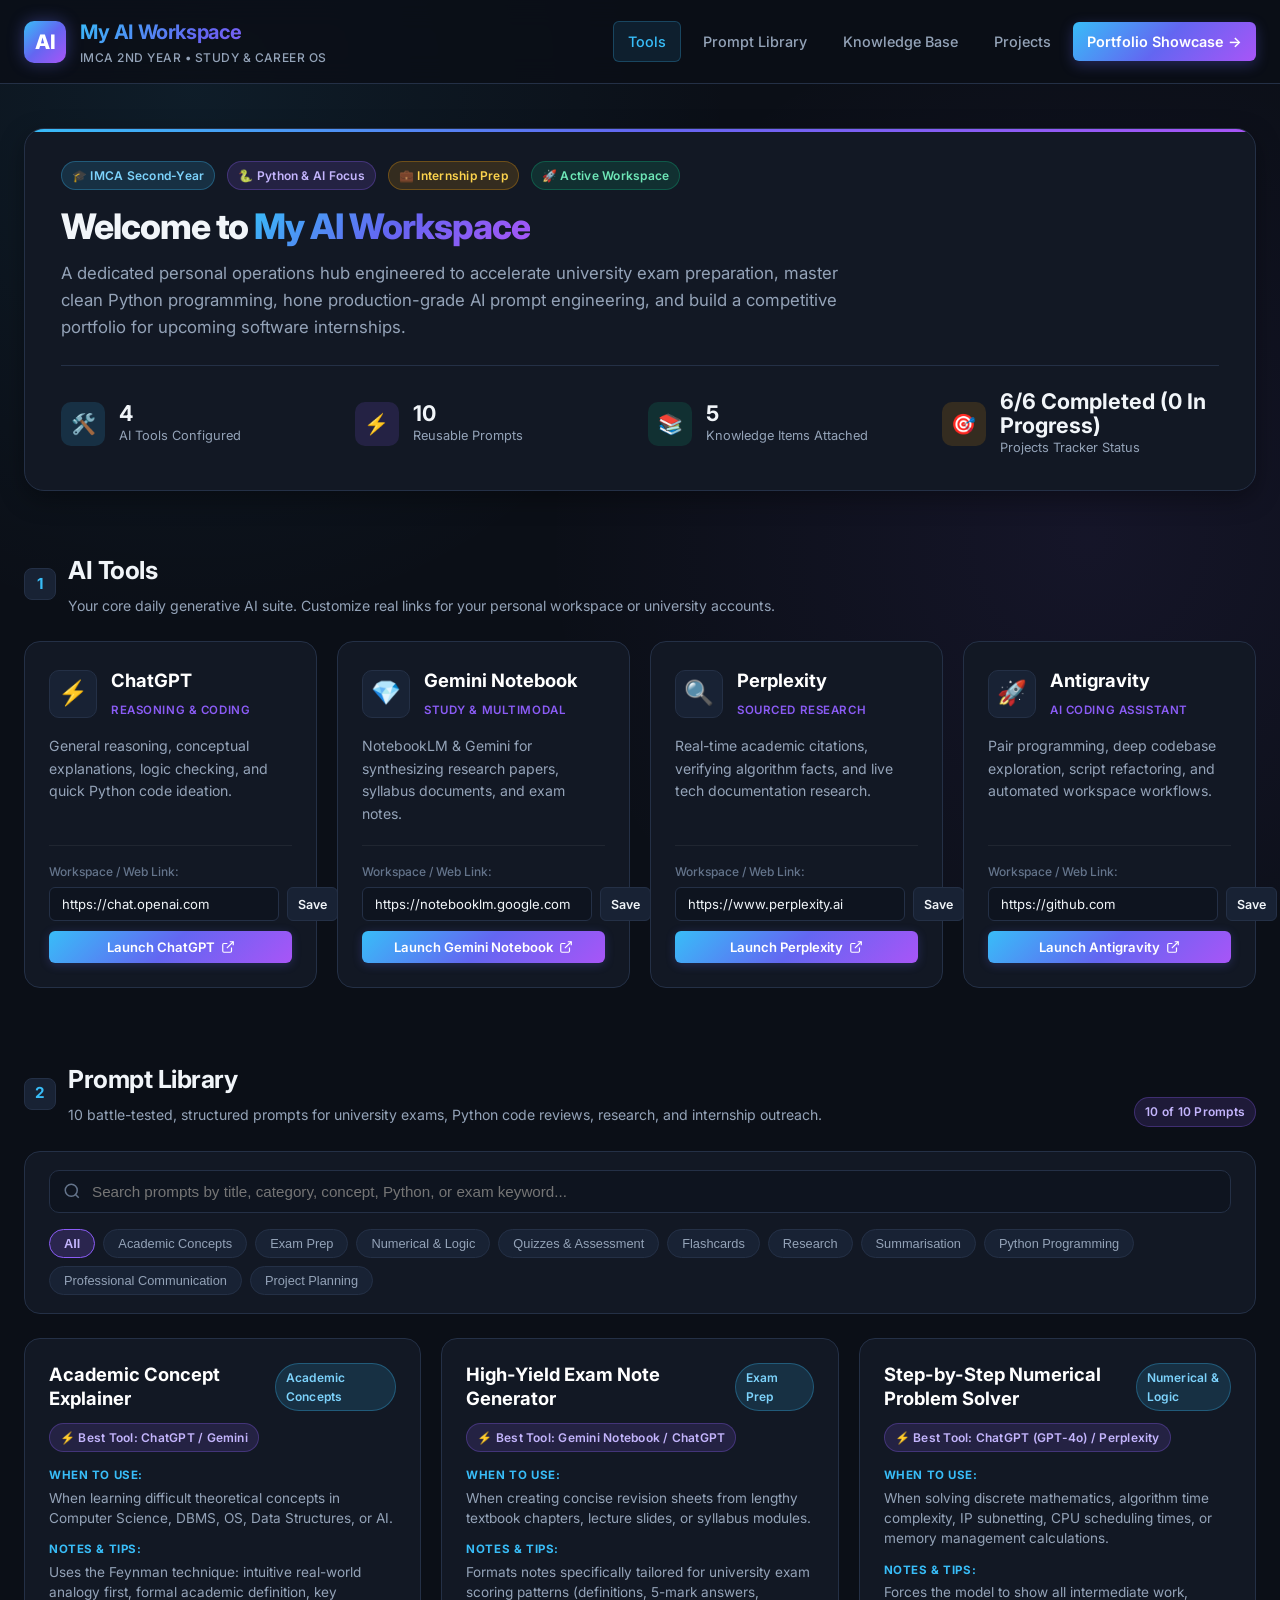
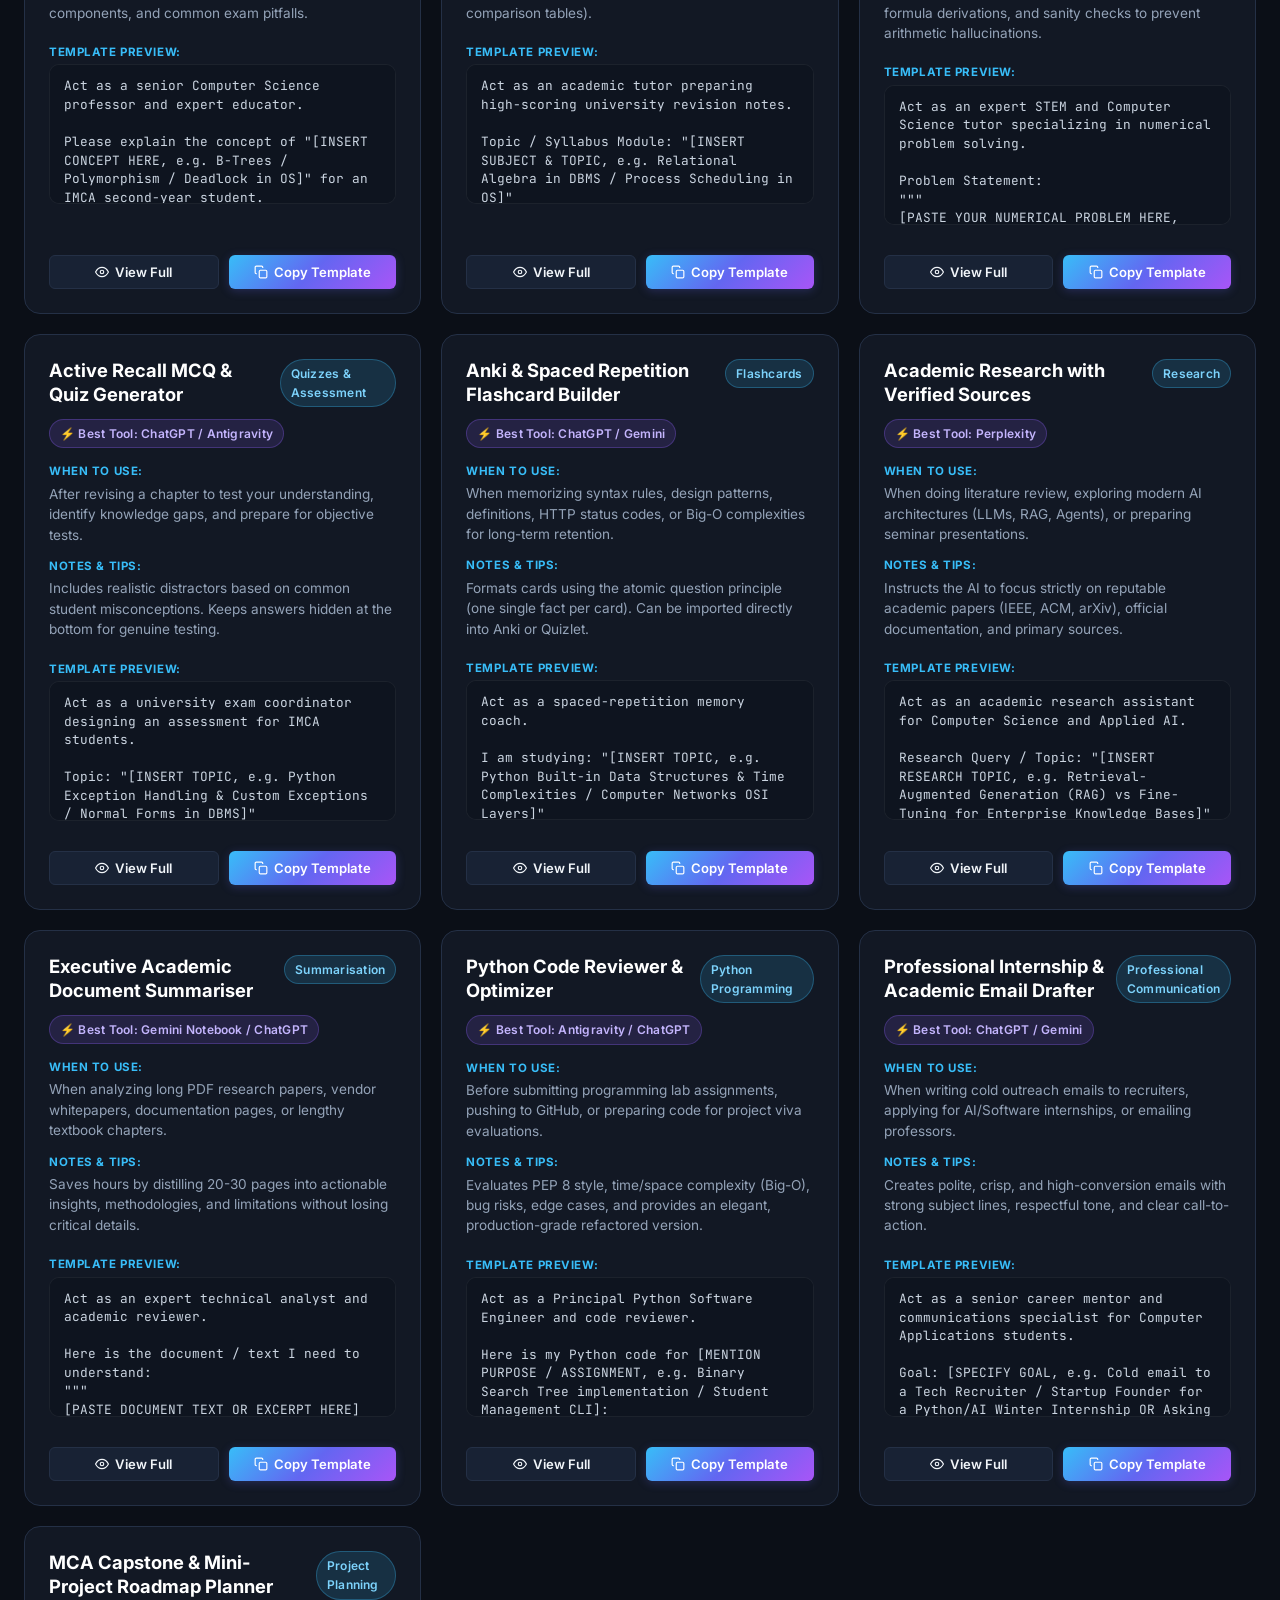
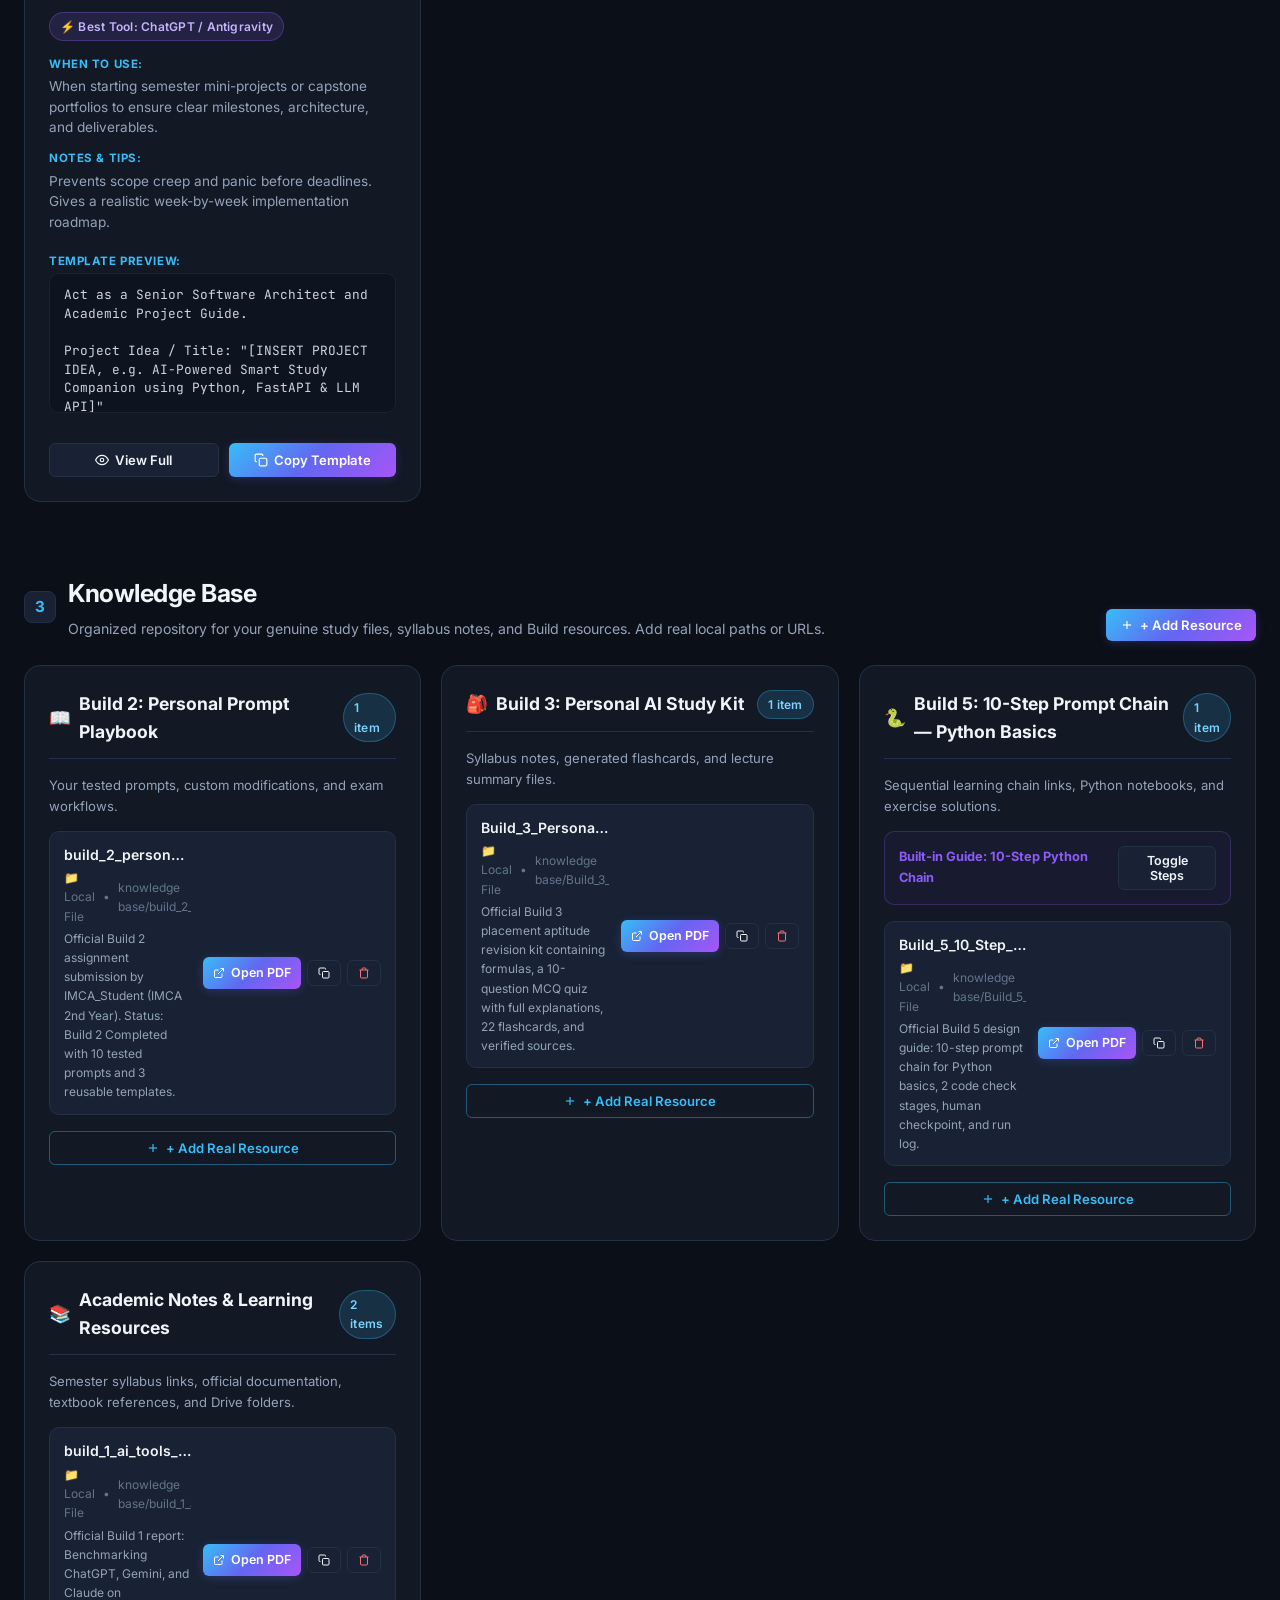
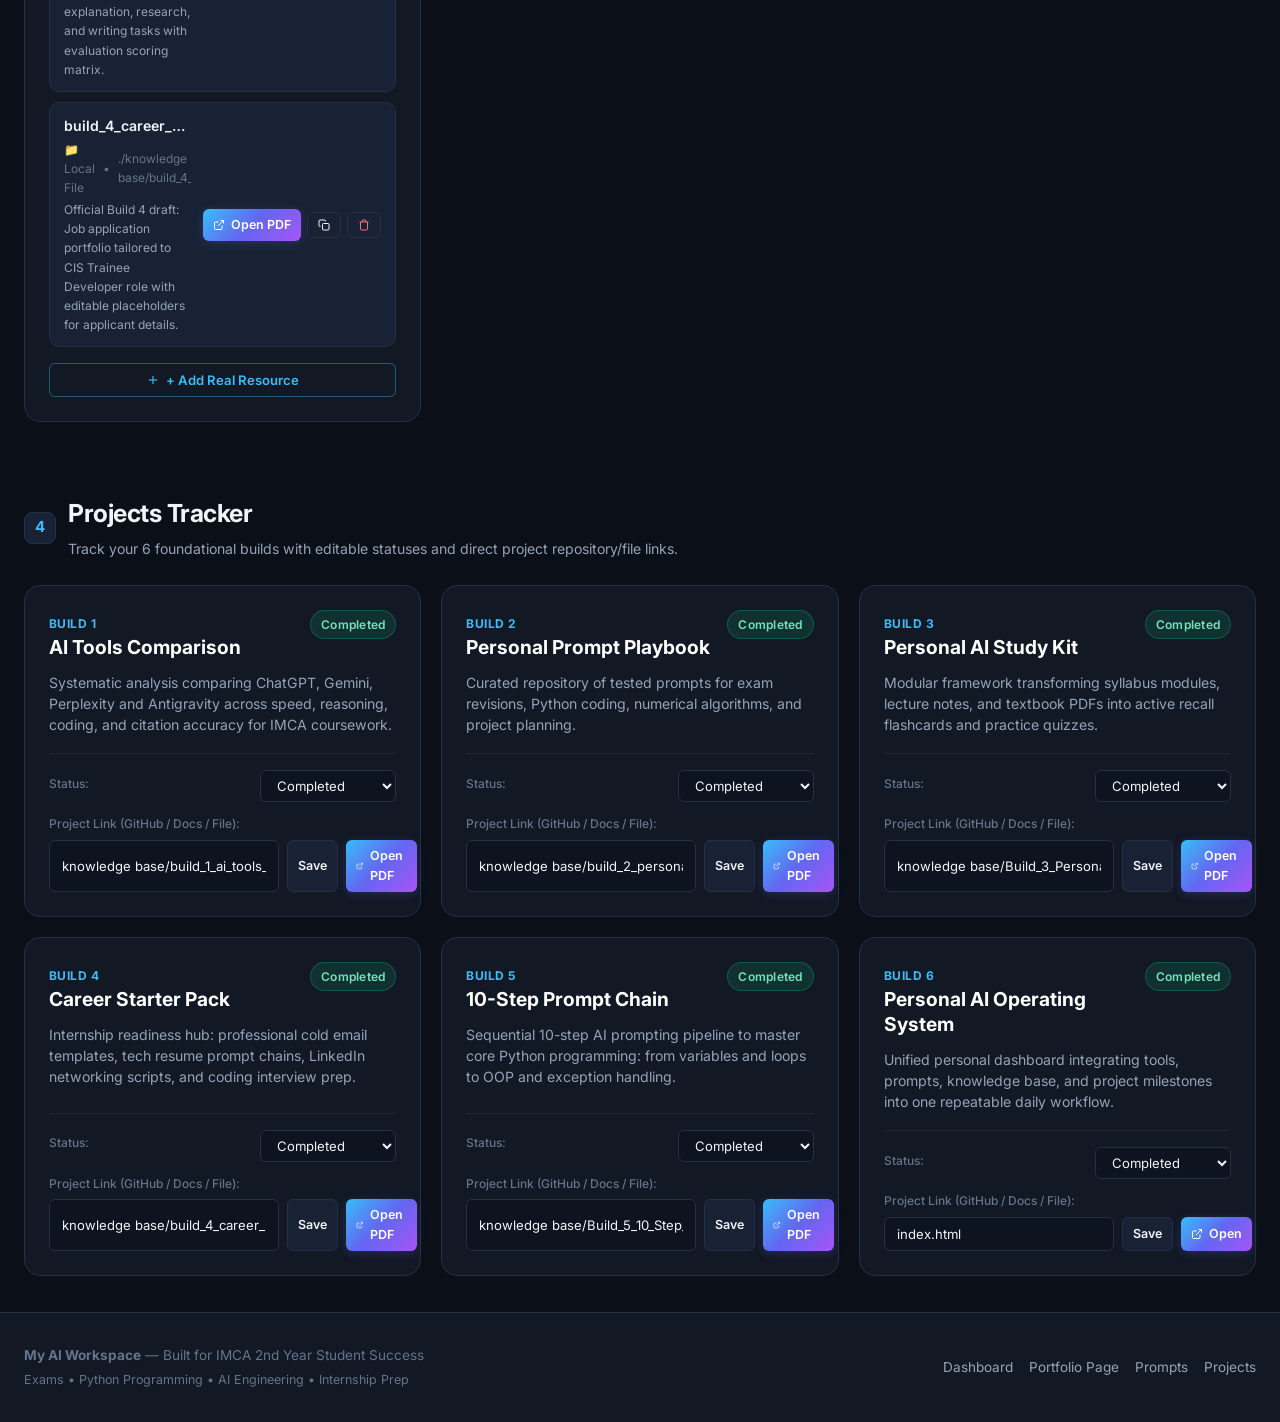
<file: index.html>
<!DOCTYPE html>
<html lang="en">
<head>
  <meta charset="UTF-8">
  <meta name="viewport" content="width=device-width, initial-scale=1.0">
  <title>My AI Workspace | IMCA Student Dashboard</title>
  <meta name="description" content="Personal AI Workspace for IMCA Second-Year Student: Exams, Python Programming, AI Skills & Internship Prep.">
  <link rel="stylesheet" href="css/styles.css">
  <link rel="preconnect" href="https://fonts.googleapis.com">
  <link rel="preconnect" href="https://fonts.gstatic.com" crossorigin>
  <link href="https://fonts.googleapis.com/css2?family=Inter:wght@400;500;600;700;800&family=JetBrains+Mono:wght@400;500;600&display=swap" rel="stylesheet">
</head>
<body>

  <!-- Navigation Bar -->
  <header class="header">
    <div class="container header-inner">
      <a href="index.html" class="logo-group">
        <div class="logo-badge">AI</div>
        <div>
          <div class="logo-title">My AI Workspace</div>
          <div class="logo-subtitle">IMCA 2nd Year • Study & Career OS</div>
        </div>
      </a>

      <button class="mobile-toggle" id="mobileToggle" aria-label="Toggle Navigation">
        ☰
      </button>

      <ul class="nav-links" id="navLinks">
        <li><a href="#tools" class="nav-link active">Tools</a></li>
        <li><a href="#prompts" class="nav-link">Prompt Library</a></li>
        <li><a href="#knowledge-base" class="nav-link">Knowledge Base</a></li>
        <li><a href="#projects" class="nav-link">Projects</a></li>
        <li><a href="portfolio.html" class="nav-link nav-link-cta">Portfolio Showcase →</a></li>
      </ul>
    </div>
  </header>

  <!-- Hero Section & Student Profile -->
  <section class="hero">
    <div class="container">
      <div class="hero-card">
        <div class="hero-meta">
          <span class="badge badge-blue">🎓 IMCA Second-Year</span>
          <span class="badge badge-violet">🐍 Python & AI Focus</span>
          <span class="badge badge-amber">💼 Internship Prep</span>
          <span class="badge badge-green">🚀 Active Workspace</span>
        </div>
        <h1 class="hero-title">Welcome to <span>My AI Workspace</span></h1>
        <p class="hero-desc">
          A dedicated personal operations hub engineered to accelerate university exam preparation, master clean Python programming, hone production-grade AI prompt engineering, and build a competitive portfolio for upcoming software internships.
        </p>

        <!-- Stats Overview -->
        <div class="stats-grid">
          <div class="stat-item">
            <div class="stat-icon stat-icon-blue">🛠️</div>
            <div>
              <div class="stat-value" id="statToolsCount">4</div>
              <div class="stat-label">AI Tools Configured</div>
            </div>
          </div>
          <div class="stat-item">
            <div class="stat-icon stat-icon-violet">⚡</div>
            <div>
              <div class="stat-value" id="statPromptsCount">10</div>
              <div class="stat-label">Reusable Prompts</div>
            </div>
          </div>
          <div class="stat-item">
            <div class="stat-icon stat-icon-green">📚</div>
            <div>
              <div class="stat-value" id="statKbCount">0</div>
              <div class="stat-label">Knowledge Items Attached</div>
            </div>
          </div>
          <div class="stat-item">
            <div class="stat-icon stat-icon-amber">🎯</div>
            <div>
              <div class="stat-value" id="statProjectsProgress">1/6 Completed</div>
              <div class="stat-label">Projects Tracker Status</div>
            </div>
          </div>
        </div>
      </div>
    </div>
  </section>

  <!-- Main Content Areas -->
  <main class="container">

    <!-- 1. TOOLS AREA -->
    <section id="tools" class="section-wrapper">
      <div class="section-header">
        <div class="section-title-wrap">
          <span class="section-badge-num">1</span>
          <div>
            <h2 class="section-title">AI Tools</h2>
            <p class="section-subtitle">Your core daily generative AI suite. Customize real links for your personal workspace or university accounts.</p>
          </div>
        </div>
      </div>

      <div class="tools-grid" id="toolsContainer">
        <!-- Injected dynamically by app.js -->
      </div>
    </section>

    <!-- 2. PROMPT LIBRARY AREA -->
    <section id="prompts" class="section-wrapper">
      <div class="section-header">
        <div class="section-title-wrap">
          <span class="section-badge-num">2</span>
          <div>
            <h2 class="section-title">Prompt Library</h2>
            <p class="section-subtitle">10 battle-tested, structured prompts for university exams, Python code reviews, research, and internship outreach.</p>
          </div>
        </div>
        <span class="badge badge-violet" id="promptCountBadge">10 Prompts Available</span>
      </div>

      <!-- Controls: Search & Category Filters -->
      <div class="prompts-controls">
        <div class="search-input-wrap">
          <svg width="18" height="18" viewBox="0 0 24 24" fill="none" stroke="currentColor" stroke-width="2">
            <circle cx="11" cy="11" r="8"></circle>
            <line x1="21" y1="21" x2="16.65" y2="16.65"></line>
          </svg>
          <input 
            type="text" 
            id="promptSearchInput" 
            class="search-input" 
            placeholder="Search prompts by title, category, concept, Python, or exam keyword..."
          >
        </div>

        <div class="category-filters" id="categoryFilters">
          <!-- Injected dynamically by app.js -->
        </div>
      </div>

      <div class="prompts-grid" id="promptsContainer">
        <!-- Injected dynamically by app.js -->
      </div>
    </section>

    <!-- 3. KNOWLEDGE BASE AREA -->
    <section id="knowledge-base" class="section-wrapper">
      <div class="section-header">
        <div class="section-title-wrap">
          <span class="section-badge-num">3</span>
          <div>
            <h2 class="section-title">Knowledge Base</h2>
            <p class="section-subtitle">Organized repository for your genuine study files, syllabus notes, and Build resources. Add real local paths or URLs.</p>
          </div>
        </div>
        <button class="btn btn-primary" onclick="openAddResourceModal('build-2-playbook')">
          <svg width="14" height="14" viewBox="0 0 24 24" fill="none" stroke="currentColor" stroke-width="2"><line x1="12" y1="5" x2="12" y2="19"></line><line x1="5" y1="12" x2="19" y2="12"></line></svg>
          <span>+ Add Resource</span>
        </button>
      </div>

      <div class="kb-layout" id="kbSectionsContainer">
        <!-- Injected dynamically by app.js with sections for:
             - Build 2: Personal Prompt Playbook
             - Build 3: Personal AI Study Kit
             - Build 5: 10-Step Prompt Chain — Python Basics
             - Academic notes and learning resources
        -->
      </div>
    </section>

    <!-- 4. PROJECTS TRACKER AREA -->
    <section id="projects" class="section-wrapper">
      <div class="section-header">
        <div class="section-title-wrap">
          <span class="section-badge-num">4</span>
          <div>
            <h2 class="section-title">Projects Tracker</h2>
            <p class="section-subtitle">Track your 6 foundational builds with editable statuses and direct project repository/file links.</p>
          </div>
        </div>
      </div>

      <div class="projects-grid" id="projectsContainer">
        <!-- Injected dynamically by app.js with cards for Builds 1-6 -->
      </div>
    </section>

  </main>

  <!-- Footer -->
  <footer class="footer">
    <div class="container footer-inner">
      <div>
        <p><strong>My AI Workspace</strong> — Built for IMCA 2nd Year Student Success</p>
        <p style="font-size: 0.78rem; margin-top: 4px;">Exams • Python Programming • AI Engineering • Internship Prep</p>
      </div>
      <div class="footer-links">
        <a href="index.html">Dashboard</a>
        <a href="portfolio.html">Portfolio Page</a>
        <a href="#prompts">Prompts</a>
        <a href="#projects">Projects</a>
      </div>
    </div>
  </footer>

  <!-- MODAL: View Full Prompt Details -->
  <div class="modal-overlay" id="promptModal">
    <div class="modal-box">
      <div class="modal-header">
        <h3 class="modal-title" id="promptModalTitle">Prompt Template</h3>
        <button class="modal-close" onclick="closeModal('promptModal')" aria-label="Close">✕</button>
      </div>
      <div class="modal-body" id="promptModalBody">
        <!-- Injected dynamically -->
      </div>
      <div class="modal-footer">
        <button class="btn btn-secondary" onclick="closeModal('promptModal')">Close</button>
      </div>
    </div>
  </div>

  <!-- MODAL: Add Real Knowledge Base Resource -->
  <div class="modal-overlay" id="kbModal">
    <div class="modal-box">
      <div class="modal-header">
        <h3 class="modal-title">Add Real Resource</h3>
        <button class="modal-close" onclick="closeModal('kbModal')" aria-label="Close">✕</button>
      </div>
      <div class="modal-body">
        <div class="form-group">
          <label class="form-label" for="kbModalSection">Knowledge Base Section:</label>
          <select id="kbModalSection" class="form-select">
            <option value="build-2-playbook">Build 2: Personal Prompt Playbook</option>
            <option value="build-3-study-kit">Build 3: Personal AI Study Kit</option>
            <option value="build-5-chain">Build 5: 10-Step Prompt Chain — Python Basics</option>
            <option value="academic-resources">Academic Notes & Learning Resources</option>
          </select>
        </div>

        <div class="form-group">
          <label class="form-label" for="kbModalTitle">Resource Title / Topic:</label>
          <input type="text" id="kbModalTitle" class="form-input" placeholder="e.g. Unit 3 DBMS Normalization Notes or Python OOP Script">
        </div>

        <div class="form-group">
          <label class="form-label" for="kbModalType">Resource Type:</label>
          <select id="kbModalType" class="form-select">
            <option value="link">Web URL (Google Drive / GitHub / Notion / Webpage)</option>
            <option value="file">Local File Path (PDF / .py / Markdown / Docx)</option>
          </select>
        </div>

        <div class="form-group">
          <label class="form-label" for="kbModalLocation">Real Link or File Path:</label>
          <input type="text" id="kbModalLocation" class="form-input" placeholder="e.g. https://drive.google.com/... or C:/Users/.../notes.pdf">
          <span style="font-size: 0.72rem; color: var(--text-muted); margin-top: 2px;">Enter your real link or local file system path. No dummy links will be generated.</span>
        </div>

        <div class="form-group">
          <label class="form-label" for="kbModalNotes">Key Notes / Tags (Optional):</label>
          <textarea id="kbModalNotes" class="form-textarea" placeholder="e.g. Crucial 10-mark exam questions, solved lab problems..."></textarea>
        </div>
      </div>
      <div class="modal-footer">
        <button class="btn btn-secondary" onclick="closeModal('kbModal')">Cancel</button>
        <button class="btn btn-primary" onclick="saveKbItem()">Save Resource</button>
      </div>
    </div>
  </div>

  <!-- Scripts -->
  <script src="js/prompts-data.js"></script>
  <script src="js/app.js"></script>
</body>
</html>
</file>
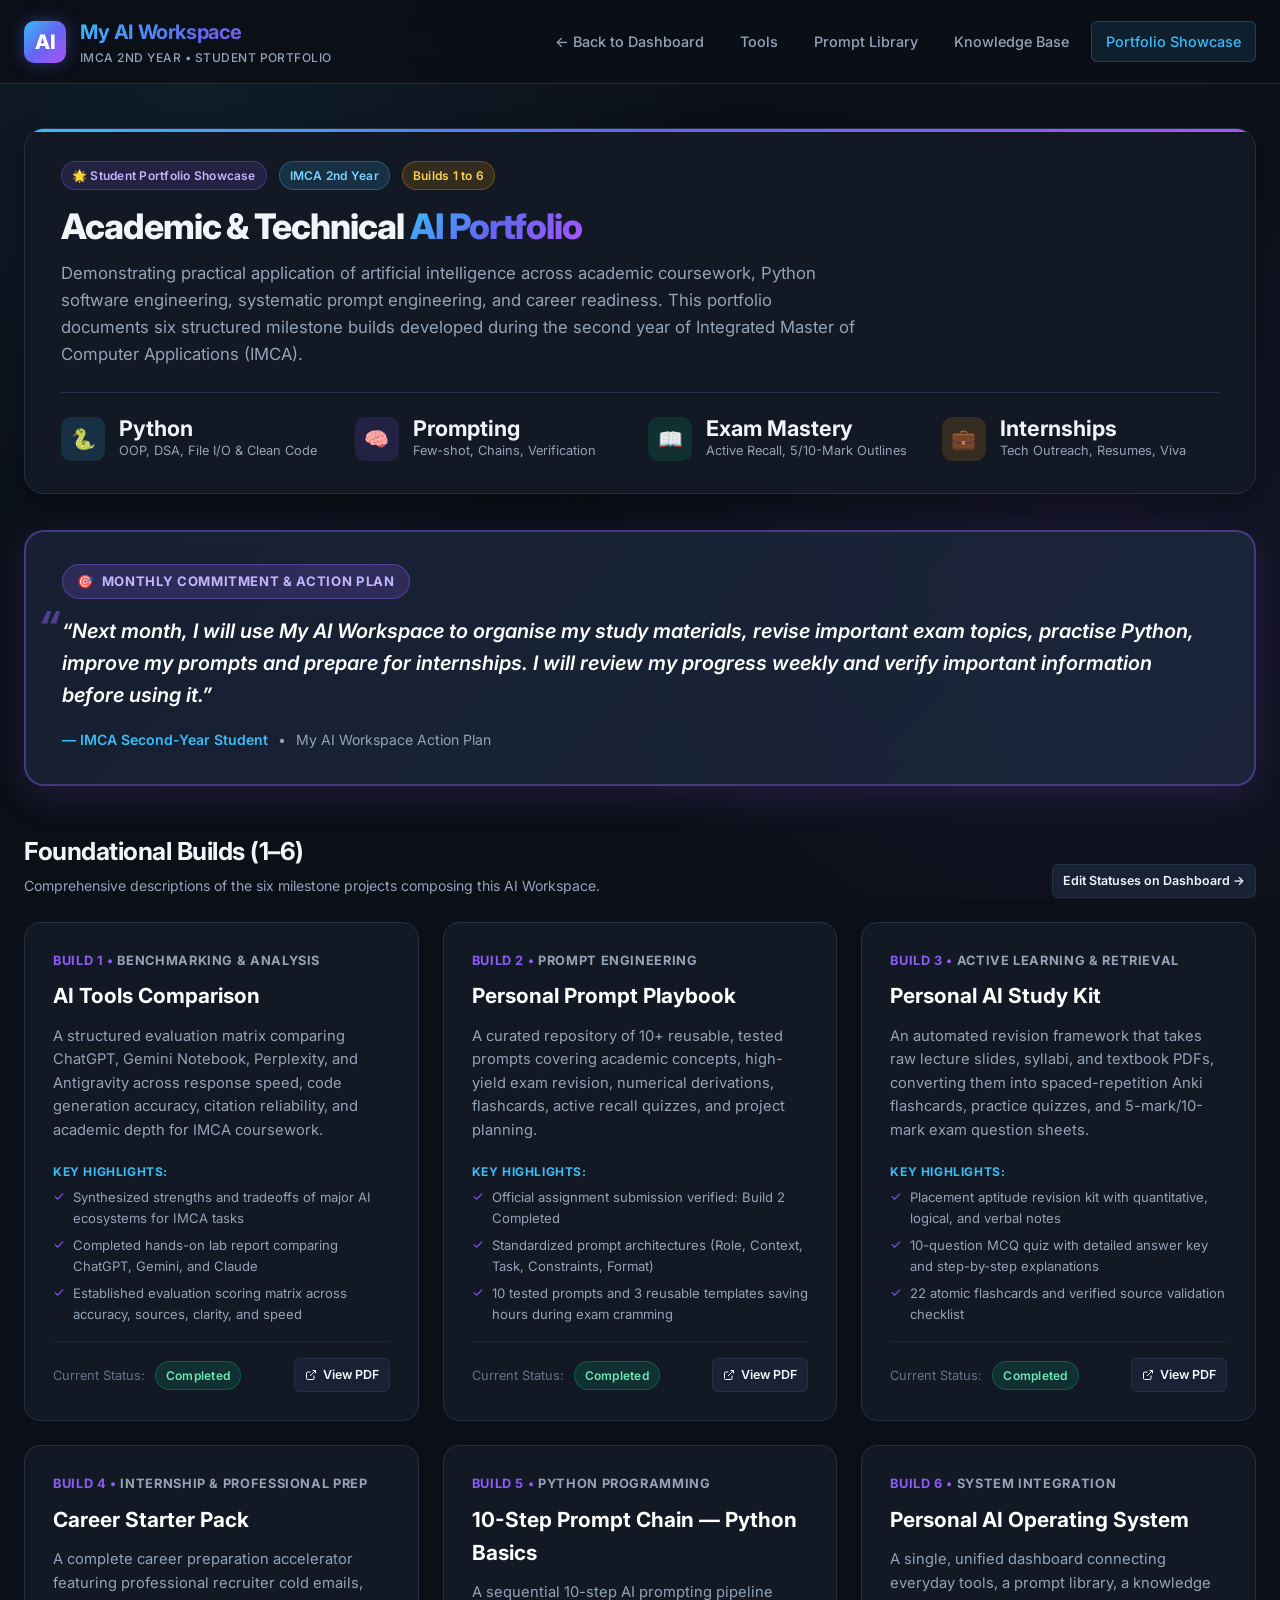
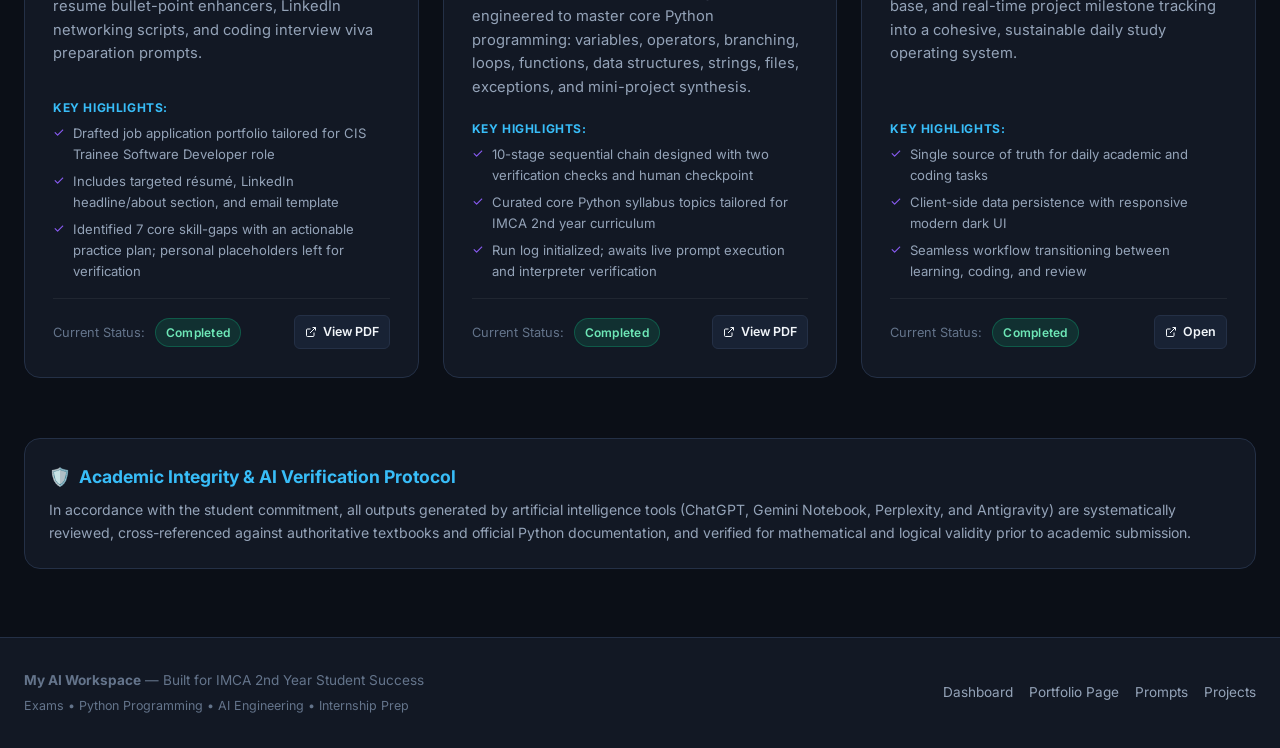
<file: portfolio.html>
<!DOCTYPE html>
<html lang="en">
<head>
  <meta charset="UTF-8">
  <meta name="viewport" content="width=device-width, initial-scale=1.0">
  <title>Portfolio Showcase | My AI Workspace (Builds 1–6)</title>
  <meta name="description" content="Portfolio Showcase of Builds 1 to 6 - IMCA Second-Year Student preparing for exams, Python programming, AI skills and future internships.">
  <link rel="stylesheet" href="css/styles.css">
  <link rel="preconnect" href="https://fonts.googleapis.com">
  <link rel="preconnect" href="https://fonts.gstatic.com" crossorigin>
  <link href="https://fonts.googleapis.com/css2?family=Inter:wght@400;500;600;700;800&family=JetBrains+Mono:wght@400;500;600&display=swap" rel="stylesheet">
</head>
<body>

  <!-- Navigation Bar -->
  <header class="header">
    <div class="container header-inner">
      <a href="index.html" class="logo-group">
        <div class="logo-badge">AI</div>
        <div>
          <div class="logo-title">My AI Workspace</div>
          <div class="logo-subtitle">IMCA 2nd Year • Student Portfolio</div>
        </div>
      </a>

      <button class="mobile-toggle" id="mobileToggle" aria-label="Toggle Navigation">
        ☰
      </button>

      <ul class="nav-links" id="navLinks">
        <li><a href="index.html" class="nav-link">← Back to Dashboard</a></li>
        <li><a href="index.html#tools" class="nav-link">Tools</a></li>
        <li><a href="index.html#prompts" class="nav-link">Prompt Library</a></li>
        <li><a href="index.html#knowledge-base" class="nav-link">Knowledge Base</a></li>
        <li><a href="portfolio.html" class="nav-link active">Portfolio Showcase</a></li>
      </ul>
    </div>
  </header>

  <!-- Portfolio Header & Profile -->
  <section class="portfolio-hero">
    <div class="container">
      <div class="hero-card">
        <div class="hero-meta">
          <span class="badge badge-violet">🌟 Student Portfolio Showcase</span>
          <span class="badge badge-blue">IMCA 2nd Year</span>
          <span class="badge badge-amber">Builds 1 to 6</span>
        </div>
        <h1 class="hero-title">Academic & Technical <span>AI Portfolio</span></h1>
        <p class="hero-desc">
          Demonstrating practical application of artificial intelligence across academic coursework, Python software engineering, systematic prompt engineering, and career readiness. This portfolio documents six structured milestone builds developed during the second year of Integrated Master of Computer Applications (IMCA).
        </p>

        <!-- Core Competencies Matrix -->
        <div class="stats-grid">
          <div class="stat-item">
            <div class="stat-icon stat-icon-blue">🐍</div>
            <div>
              <div class="stat-value">Python</div>
              <div class="stat-label">OOP, DSA, File I/O & Clean Code</div>
            </div>
          </div>
          <div class="stat-item">
            <div class="stat-icon stat-icon-violet">🧠</div>
            <div>
              <div class="stat-value">Prompting</div>
              <div class="stat-label">Few-shot, Chains, Verification</div>
            </div>
          </div>
          <div class="stat-item">
            <div class="stat-icon stat-icon-green">📖</div>
            <div>
              <div class="stat-value">Exam Mastery</div>
              <div class="stat-label">Active Recall, 5/10-Mark Outlines</div>
            </div>
          </div>
          <div class="stat-item">
            <div class="stat-icon stat-icon-amber">💼</div>
            <div>
              <div class="stat-value">Internships</div>
              <div class="stat-label">Tech Outreach, Resumes, Viva</div>
            </div>
          </div>
        </div>
      </div>

      <!-- MANDATORY STUDENT PLEDGE NOTE SECTION -->
      <div class="pledge-card">
        <div class="pledge-icon-badge">
          <span>🎯</span>
          <span>Monthly Commitment & Action Plan</span>
        </div>
        <p class="pledge-quote">
          “Next month, I will use My AI Workspace to organise my study materials, revise important exam topics, practise Python, improve my prompts and prepare for internships. I will review my progress weekly and verify important information before using it.”
        </p>
        <div class="pledge-author">
          <span style="color: var(--accent-blue); font-weight: 600;">— IMCA Second-Year Student</span>
          <span>•</span>
          <span>My AI Workspace Action Plan</span>
        </div>
      </div>

      <!-- BUILDS 1 TO 6 SHOWCASE -->
      <section class="section-wrapper" style="padding-top: 10px;">
        <div class="section-header">
          <div>
            <h2 class="section-title">Foundational Builds (1–6)</h2>
            <p class="section-subtitle">Comprehensive descriptions of the six milestone projects composing this AI Workspace.</p>
          </div>
          <a href="index.html#projects" class="btn btn-secondary btn-sm">Edit Statuses on Dashboard →</a>
        </div>

        <div class="portfolio-builds-grid" id="portfolioBuildsContainer">
          <!-- Injected dynamically by portfolio.js -->
        </div>
      </section>

      <!-- Verification & Responsible AI Notice -->
      <div style="background: var(--bg-secondary); border: 1px solid var(--border-subtle); border-radius: var(--radius-lg); padding: 24px; margin-top: 24px; margin-bottom: 40px;">
        <h3 style="font-size: 1.1rem; color: var(--accent-blue); margin-bottom: 8px; display: flex; align-items: center; gap: 8px;">
          <span>🛡️</span>
          <span>Academic Integrity & AI Verification Protocol</span>
        </h3>
        <p style="font-size: 0.88rem; color: var(--text-secondary); line-height: 1.6;">
          In accordance with the student commitment, all outputs generated by artificial intelligence tools (ChatGPT, Gemini Notebook, Perplexity, and Antigravity) are systematically reviewed, cross-referenced against authoritative textbooks and official Python documentation, and verified for mathematical and logical validity prior to academic submission.
        </p>
      </div>

    </div>
  </section>

  <!-- Footer -->
  <footer class="footer">
    <div class="container footer-inner">
      <div>
        <p><strong>My AI Workspace</strong> — Built for IMCA 2nd Year Student Success</p>
        <p style="font-size: 0.78rem; margin-top: 4px;">Exams • Python Programming • AI Engineering • Internship Prep</p>
      </div>
      <div class="footer-links">
        <a href="index.html">Dashboard</a>
        <a href="portfolio.html">Portfolio Page</a>
        <a href="index.html#prompts">Prompts</a>
        <a href="index.html#projects">Projects</a>
      </div>
    </div>
  </footer>

  <script src="js/portfolio.js"></script>
</body>
</html>
</file>
<file: css/styles.css>
/* ===================================================================
   MY AI WORKSPACE - MODERN DARK CHARCOAL THEME WITH BLUE/VIOLET ACCENTS
   Tailored for IMCA 2nd Year Student (Exams, Python, AI, Internships)
   =================================================================== */

:root {
  /* Charcoal & Slate Palette */
  --bg-primary: #0b0f17;
  --bg-secondary: #121824;
  --bg-surface: #182234;
  --bg-surface-hover: #1f2c42;
  --bg-input: #0e141f;

  /* Borders & Dividers */
  --border-subtle: #243046;
  --border-focus: #3b82f6;
  --border-violet: #8b5cf6;

  /* Typography */
  --text-primary: #f1f5f9;
  --text-secondary: #94a3b8;
  --text-muted: #64748b;
  --text-light: #ffffff;

  /* Modern Accents: Electric Blue & Vivid Violet */
  --accent-blue: #38bdf8;
  --accent-blue-deep: #2563eb;
  --accent-violet: #8b5cf6;
  --accent-violet-deep: #7c3aed;
  --accent-gradient: linear-gradient(135deg, #38bdf8 0%, #6366f1 50%, #a855f7 100%);
  --accent-gradient-subtle: linear-gradient(135deg, rgba(56, 189, 248, 0.12) 0%, rgba(139, 92, 246, 0.15) 100%);
  --accent-glow: 0 0 24px rgba(99, 102, 241, 0.25);

  /* Status Colors */
  --status-not-started: #64748b;
  --status-in-progress: #f59e0b;
  --status-completed: #10b981;
  --status-review: #38bdf8;

  /* UI Tokens */
  --radius-sm: 6px;
  --radius-md: 10px;
  --radius-lg: 16px;
  --radius-xl: 20px;
  --shadow-sm: 0 2px 8px rgba(0, 0, 0, 0.25);
  --shadow-md: 0 8px 24px rgba(0, 0, 0, 0.35);
  --shadow-lg: 0 16px 40px rgba(0, 0, 0, 0.5);
  --transition: all 0.25s cubic-bezier(0.4, 0, 0.2, 1);
  --font-sans: 'Inter', -apple-system, BlinkMacSystemFont, "Segoe UI", Roboto, "Helvetica Neue", sans-serif;
  --font-mono: 'JetBrains Mono', 'Fira Code', Consolas, Monaco, monospace;
}

/* Reset & Base */
*, *::before, *::after {
  box-sizing: border-box;
  margin: 0;
  padding: 0;
}

html {
  scroll-behavior: smooth;
  font-size: 16px;
}

body {
  background-color: var(--bg-primary);
  color: var(--text-primary);
  font-family: var(--font-sans);
  line-height: 1.6;
  min-height: 100vh;
  display: flex;
  flex-direction: column;
  overflow-x: hidden;
  background-image: 
    radial-gradient(circle at 15% 10%, rgba(56, 189, 248, 0.08) 0%, transparent 40%),
    radial-gradient(circle at 85% 60%, rgba(139, 92, 246, 0.08) 0%, transparent 45%);
  background-attachment: fixed;
}

/* Container */
.container {
  width: 100%;
  max-width: 1280px;
  margin: 0 auto;
  padding: 0 24px;
}

/* Header & Navigation */
.header {
  position: sticky;
  top: 0;
  z-index: 100;
  background: rgba(11, 15, 23, 0.85);
  backdrop-filter: blur(14px);
  border-bottom: 1px solid var(--border-subtle);
  padding: 16px 0;
}

.header-inner {
  display: flex;
  align-items: center;
  justify-content: space-between;
  gap: 20px;
}

.logo-group {
  display: flex;
  align-items: center;
  gap: 14px;
  text-decoration: none;
}

.logo-badge {
  width: 42px;
  height: 42px;
  border-radius: var(--radius-md);
  background: var(--accent-gradient);
  display: flex;
  align-items: center;
  justify-content: center;
  color: #ffffff;
  font-weight: 800;
  font-size: 20px;
  box-shadow: 0 0 16px rgba(99, 102, 241, 0.4);
}

.logo-title {
  font-size: 1.25rem;
  font-weight: 700;
  background: var(--accent-gradient);
  -webkit-background-clip: text;
  -webkit-text-fill-color: transparent;
  letter-spacing: -0.02em;
}

.logo-subtitle {
  font-size: 0.75rem;
  color: var(--text-secondary);
  font-weight: 500;
  letter-spacing: 0.04em;
  text-transform: uppercase;
}

.nav-links {
  display: flex;
  align-items: center;
  gap: 8px;
  list-style: none;
}

.nav-link {
  color: var(--text-secondary);
  text-decoration: none;
  font-size: 0.9rem;
  font-weight: 500;
  padding: 8px 14px;
  border-radius: var(--radius-sm);
  transition: var(--transition);
  display: inline-flex;
  align-items: center;
  gap: 6px;
}

.nav-link:hover {
  color: var(--text-primary);
  background: rgba(255, 255, 255, 0.05);
}

.nav-link.active {
  color: var(--accent-blue);
  background: rgba(56, 189, 248, 0.1);
  border: 1px solid rgba(56, 189, 248, 0.25);
}

.nav-link-cta {
  background: var(--accent-gradient);
  color: #ffffff !important;
  font-weight: 600;
  box-shadow: 0 4px 14px rgba(99, 102, 241, 0.3);
}

.nav-link-cta:hover {
  opacity: 0.95;
  transform: translateY(-1px);
}

/* Mobile Nav Toggle */
.mobile-toggle {
  display: none;
  background: none;
  border: none;
  color: var(--text-primary);
  font-size: 1.5rem;
  cursor: pointer;
  padding: 4px;
}

/* Student Hero Section */
.hero {
  padding: 44px 0 24px;
}

.hero-card {
  background: var(--bg-secondary);
  border: 1px solid var(--border-subtle);
  border-radius: var(--radius-xl);
  padding: 32px 36px;
  position: relative;
  overflow: hidden;
  box-shadow: var(--shadow-md);
}

.hero-card::before {
  content: '';
  position: absolute;
  top: 0;
  left: 0;
  right: 0;
  height: 3px;
  background: var(--accent-gradient);
}

.hero-meta {
  display: flex;
  align-items: center;
  gap: 12px;
  margin-bottom: 14px;
  flex-wrap: wrap;
}

.badge {
  display: inline-flex;
  align-items: center;
  gap: 6px;
  padding: 4px 10px;
  border-radius: 9999px;
  font-size: 0.75rem;
  font-weight: 600;
  letter-spacing: 0.02em;
}

.badge-violet {
  background: rgba(139, 92, 246, 0.15);
  color: #c4b5fd;
  border: 1px solid rgba(139, 92, 246, 0.3);
}

.badge-blue {
  background: rgba(56, 189, 248, 0.15);
  color: #7dd3fc;
  border: 1px solid rgba(56, 189, 248, 0.3);
}

.badge-amber {
  background: rgba(245, 158, 11, 0.15);
  color: #fcd34d;
  border: 1px solid rgba(245, 158, 11, 0.3);
}

.badge-green {
  background: rgba(16, 185, 129, 0.15);
  color: #6ee7b7;
  border: 1px solid rgba(16, 185, 129, 0.3);
}

.hero-title {
  font-size: 2.2rem;
  font-weight: 800;
  line-height: 1.25;
  margin-bottom: 12px;
  letter-spacing: -0.03em;
}

.hero-title span {
  background: var(--accent-gradient);
  -webkit-background-clip: text;
  -webkit-text-fill-color: transparent;
}

.hero-desc {
  font-size: 1.05rem;
  color: var(--text-secondary);
  max-width: 800px;
  margin-bottom: 24px;
}

/* Quick Stats Bar */
.stats-grid {
  display: grid;
  grid-template-columns: repeat(auto-fit, minmax(200px, 1fr));
  gap: 16px;
  margin-top: 24px;
  border-top: 1px solid var(--border-subtle);
  padding-top: 24px;
}

.stat-item {
  display: flex;
  align-items: center;
  gap: 14px;
}

.stat-icon {
  width: 44px;
  height: 44px;
  border-radius: var(--radius-md);
  display: flex;
  align-items: center;
  justify-content: center;
  font-size: 1.25rem;
  flex-shrink: 0;
}

.stat-icon-blue {
  background: rgba(56, 189, 248, 0.15);
  color: var(--accent-blue);
}

.stat-icon-violet {
  background: rgba(139, 92, 246, 0.15);
  color: var(--accent-violet);
}

.stat-icon-green {
  background: rgba(16, 185, 129, 0.15);
  color: #34d399;
}

.stat-icon-amber {
  background: rgba(245, 158, 11, 0.15);
  color: #fbbf24;
}

.stat-value {
  font-size: 1.35rem;
  font-weight: 700;
  color: var(--text-primary);
  line-height: 1.1;
}

.stat-label {
  font-size: 0.8rem;
  color: var(--text-secondary);
}

/* Section Header */
.section-wrapper {
  padding: 36px 0;
}

.section-header {
  display: flex;
  align-items: flex-end;
  justify-content: space-between;
  margin-bottom: 24px;
  flex-wrap: wrap;
  gap: 16px;
}

.section-title-wrap {
  display: flex;
  align-items: center;
  gap: 12px;
}

.section-badge-num {
  width: 32px;
  height: 32px;
  border-radius: 8px;
  background: var(--bg-surface);
  border: 1px solid var(--border-subtle);
  color: var(--accent-blue);
  font-size: 0.95rem;
  font-weight: 700;
  display: flex;
  align-items: center;
  justify-content: center;
}

.section-title {
  font-size: 1.55rem;
  font-weight: 700;
  letter-spacing: -0.02em;
}

.section-subtitle {
  font-size: 0.88rem;
  color: var(--text-secondary);
  margin-top: 4px;
}

/* SECTION 1: TOOLS GRID */
.tools-grid {
  display: grid;
  grid-template-columns: repeat(auto-fit, minmax(280px, 1fr));
  gap: 20px;
}

.tool-card {
  background: var(--bg-secondary);
  border: 1px solid var(--border-subtle);
  border-radius: var(--radius-lg);
  padding: 24px;
  display: flex;
  flex-direction: column;
  transition: var(--transition);
  position: relative;
}

.tool-card:hover {
  transform: translateY(-3px);
  border-color: rgba(56, 189, 248, 0.35);
  box-shadow: 0 12px 30px rgba(0, 0, 0, 0.45);
}

.tool-header {
  display: flex;
  align-items: center;
  gap: 14px;
  margin-bottom: 14px;
}

.tool-logo {
  width: 48px;
  height: 48px;
  border-radius: var(--radius-md);
  display: flex;
  align-items: center;
  justify-content: center;
  font-size: 1.5rem;
  background: var(--bg-surface);
  border: 1px solid var(--border-subtle);
  flex-shrink: 0;
}

.tool-info h3 {
  font-size: 1.15rem;
  font-weight: 700;
  color: var(--text-light);
}

.tool-tag {
  font-size: 0.72rem;
  color: var(--accent-violet);
  font-weight: 600;
  text-transform: uppercase;
  letter-spacing: 0.05em;
}

.tool-desc {
  font-size: 0.88rem;
  color: var(--text-secondary);
  margin-bottom: 20px;
  flex-grow: 1;
}

.tool-link-group {
  margin-top: auto;
  border-top: 1px solid rgba(255, 255, 255, 0.06);
  padding-top: 16px;
}

.tool-link-label {
  display: block;
  font-size: 0.75rem;
  color: var(--text-muted);
  font-weight: 500;
  margin-bottom: 6px;
}

.tool-input-row {
  display: flex;
  gap: 8px;
  margin-bottom: 10px;
}

.input-text {
  flex: 1;
  background: var(--bg-input);
  border: 1px solid var(--border-subtle);
  border-radius: var(--radius-sm);
  padding: 8px 12px;
  font-size: 0.82rem;
  color: var(--text-primary);
  font-family: var(--font-sans);
  outline: none;
  transition: var(--transition);
}

.input-text:focus {
  border-color: var(--border-focus);
  box-shadow: 0 0 0 2px rgba(59, 130, 246, 0.2);
}

.btn {
  display: inline-flex;
  align-items: center;
  justify-content: center;
  gap: 6px;
  font-size: 0.82rem;
  font-weight: 600;
  padding: 8px 14px;
  border-radius: var(--radius-sm);
  cursor: pointer;
  border: none;
  transition: var(--transition);
  text-decoration: none;
  font-family: var(--font-sans);
}

.btn-sm {
  padding: 6px 10px;
  font-size: 0.78rem;
}

.btn-primary {
  background: var(--accent-gradient);
  color: #ffffff;
  box-shadow: 0 2px 10px rgba(99, 102, 241, 0.25);
}

.btn-primary:hover {
  filter: brightness(1.1);
  transform: translateY(-1px);
}

.btn-secondary {
  background: var(--bg-surface);
  color: var(--text-primary);
  border: 1px solid var(--border-subtle);
}

.btn-secondary:hover {
  background: var(--bg-surface-hover);
  border-color: var(--accent-blue);
  color: var(--accent-blue);
}

.btn-outline {
  background: transparent;
  color: var(--accent-blue);
  border: 1px solid rgba(56, 189, 248, 0.4);
}

.btn-outline:hover {
  background: rgba(56, 189, 248, 0.1);
}

.tool-actions {
  display: flex;
  gap: 8px;
}

.tool-actions .btn {
  flex: 1;
}

/* SECTION 2: PROMPT LIBRARY */
.prompts-controls {
  background: var(--bg-secondary);
  border: 1px solid var(--border-subtle);
  border-radius: var(--radius-lg);
  padding: 18px 24px;
  margin-bottom: 24px;
  display: flex;
  flex-direction: column;
  gap: 16px;
}

.search-input-wrap {
  position: relative;
  width: 100%;
}

.search-input-wrap svg {
  position: absolute;
  left: 14px;
  top: 50%;
  transform: translateY(-50%);
  color: var(--text-muted);
}

.search-input {
  width: 100%;
  background: var(--bg-input);
  border: 1px solid var(--border-subtle);
  border-radius: var(--radius-md);
  padding: 12px 14px 12px 42px;
  font-size: 0.95rem;
  color: var(--text-primary);
  outline: none;
  transition: var(--transition);
}

.search-input:focus {
  border-color: var(--accent-violet);
  box-shadow: 0 0 0 3px rgba(139, 92, 246, 0.2);
}

.category-filters {
  display: flex;
  flex-wrap: wrap;
  gap: 8px;
}

.filter-btn {
  background: var(--bg-surface);
  border: 1px solid var(--border-subtle);
  color: var(--text-secondary);
  padding: 6px 14px;
  border-radius: 9999px;
  font-size: 0.8rem;
  font-weight: 500;
  cursor: pointer;
  transition: var(--transition);
}

.filter-btn:hover {
  color: var(--text-primary);
  border-color: var(--border-focus);
}

.filter-btn.active {
  background: rgba(139, 92, 246, 0.2);
  color: #c4b5fd;
  border-color: var(--accent-violet);
  font-weight: 600;
}

.prompts-grid {
  display: grid;
  grid-template-columns: repeat(auto-fit, minmax(350px, 1fr));
  gap: 20px;
}

.prompt-card {
  background: var(--bg-secondary);
  border: 1px solid var(--border-subtle);
  border-radius: var(--radius-lg);
  padding: 24px;
  display: flex;
  flex-direction: column;
  transition: var(--transition);
  position: relative;
}

.prompt-card:hover {
  border-color: rgba(139, 92, 246, 0.35);
  box-shadow: 0 10px 28px rgba(0, 0, 0, 0.4);
}

.prompt-card-top {
  display: flex;
  align-items: flex-start;
  justify-content: space-between;
  gap: 12px;
  margin-bottom: 12px;
}

.prompt-name {
  font-size: 1.15rem;
  font-weight: 700;
  color: var(--text-light);
  line-height: 1.3;
}

.prompt-meta-row {
  display: flex;
  flex-wrap: wrap;
  gap: 8px;
  margin-bottom: 14px;
}

.prompt-field {
  margin-bottom: 12px;
}

.prompt-field-label {
  font-size: 0.72rem;
  text-transform: uppercase;
  letter-spacing: 0.05em;
  color: var(--accent-blue);
  font-weight: 700;
  margin-bottom: 3px;
  display: block;
}

.prompt-field-content {
  font-size: 0.85rem;
  color: var(--text-secondary);
  line-height: 1.5;
}

.prompt-template-preview {
  background: var(--bg-input);
  border: 1px solid rgba(255, 255, 255, 0.06);
  border-radius: var(--radius-md);
  padding: 12px 14px;
  font-family: var(--font-mono);
  font-size: 0.8rem;
  color: #cbd5e1;
  max-height: 140px;
  overflow-y: auto;
  white-space: pre-wrap;
  word-break: break-word;
  line-height: 1.45;
  margin-bottom: 18px;
}

.prompt-footer {
  margin-top: auto;
  display: flex;
  gap: 10px;
}

.prompt-footer .btn {
  flex: 1;
}

.btn-copy.copied {
  background: rgba(16, 185, 129, 0.2);
  color: #34d399;
  border-color: #10b981;
}

/* SECTION 3: KNOWLEDGE BASE */
.kb-layout {
  display: grid;
  grid-template-columns: repeat(auto-fit, minmax(320px, 1fr));
  gap: 20px;
}

.kb-section-card {
  background: var(--bg-secondary);
  border: 1px solid var(--border-subtle);
  border-radius: var(--radius-lg);
  padding: 24px;
  display: flex;
  flex-direction: column;
}

.kb-section-header {
  display: flex;
  align-items: center;
  justify-content: space-between;
  margin-bottom: 16px;
  padding-bottom: 12px;
  border-bottom: 1px solid var(--border-subtle);
}

.kb-section-title {
  font-size: 1.1rem;
  font-weight: 700;
  display: flex;
  align-items: center;
  gap: 8px;
}

.kb-items-list {
  list-style: none;
  display: flex;
  flex-direction: column;
  gap: 10px;
  min-height: 80px;
}

.kb-item {
  background: var(--bg-surface);
  border: 1px solid var(--border-subtle);
  border-radius: var(--radius-md);
  padding: 12px 14px;
  display: flex;
  align-items: center;
  justify-content: space-between;
  gap: 12px;
  transition: var(--transition);
}

.kb-item:hover {
  border-color: var(--accent-blue);
  background: var(--bg-surface-hover);
}

.kb-item-info {
  flex: 1;
  overflow: hidden;
}

.kb-item-title {
  font-size: 0.88rem;
  font-weight: 600;
  color: var(--text-primary);
  display: block;
  white-space: nowrap;
  overflow: hidden;
  text-overflow: ellipsis;
}

.kb-item-meta {
  font-size: 0.75rem;
  color: var(--text-muted);
  display: flex;
  align-items: center;
  gap: 8px;
  margin-top: 2px;
}

.kb-item-actions {
  display: flex;
  align-items: center;
  gap: 6px;
}

.kb-empty-notice {
  padding: 24px;
  text-align: center;
  color: var(--text-muted);
  font-size: 0.85rem;
  border: 1px dashed var(--border-subtle);
  border-radius: var(--radius-md);
  background: rgba(14, 20, 31, 0.4);
}

.kb-add-btn-wrap {
  margin-top: 16px;
}

/* Python 10-Step Chain Collapsible Preview */
.python-chain-box {
  background: rgba(139, 92, 246, 0.05);
  border: 1px solid rgba(139, 92, 246, 0.25);
  border-radius: var(--radius-md);
  padding: 14px;
  margin-bottom: 16px;
}

.chain-steps-list {
  display: flex;
  flex-direction: column;
  gap: 6px;
  margin-top: 10px;
  max-height: 220px;
  overflow-y: auto;
  padding-right: 4px;
}

.chain-step {
  font-size: 0.78rem;
  padding: 6px 10px;
  background: var(--bg-surface);
  border-radius: var(--radius-sm);
  color: #cbd5e1;
  display: flex;
  align-items: center;
  gap: 8px;
}

.chain-step-num {
  font-weight: 700;
  color: var(--accent-violet);
  background: rgba(139, 92, 246, 0.15);
  padding: 2px 6px;
  border-radius: 4px;
}

/* SECTION 4: PROJECTS TRACKER */
.projects-grid {
  display: grid;
  grid-template-columns: repeat(auto-fit, minmax(360px, 1fr));
  gap: 20px;
}

.project-card {
  background: var(--bg-secondary);
  border: 1px solid var(--border-subtle);
  border-radius: var(--radius-lg);
  padding: 24px;
  display: flex;
  flex-direction: column;
  transition: var(--transition);
  position: relative;
}

.project-card:hover {
  border-color: rgba(56, 189, 248, 0.35);
  box-shadow: 0 10px 28px rgba(0, 0, 0, 0.4);
}

.project-card-header {
  display: flex;
  align-items: flex-start;
  justify-content: space-between;
  gap: 12px;
  margin-bottom: 12px;
}

.project-build-id {
  font-size: 0.75rem;
  font-weight: 700;
  letter-spacing: 0.04em;
  color: var(--accent-blue);
  text-transform: uppercase;
}

.project-card-title {
  font-size: 1.2rem;
  font-weight: 700;
  color: var(--text-light);
  line-height: 1.3;
}

.project-desc {
  font-size: 0.88rem;
  color: var(--text-secondary);
  margin-bottom: 18px;
  line-height: 1.5;
}

.project-field-group {
  margin-top: auto;
  border-top: 1px solid rgba(255, 255, 255, 0.06);
  padding-top: 16px;
  display: flex;
  flex-direction: column;
  gap: 12px;
}

.project-status-row {
  display: flex;
  align-items: center;
  justify-content: space-between;
  gap: 12px;
}

.select-status {
  background: var(--bg-input);
  border: 1px solid var(--border-subtle);
  color: var(--text-primary);
  border-radius: var(--radius-sm);
  padding: 6px 12px;
  font-size: 0.82rem;
  font-family: var(--font-sans);
  outline: none;
  cursor: pointer;
  transition: var(--transition);
}

.select-status:focus {
  border-color: var(--accent-blue);
}

.project-link-row {
  display: flex;
  gap: 8px;
}

/* PORTFOLIO PAGE STYLES */
.portfolio-hero {
  padding: 44px 0 28px;
}

.pledge-card {
  background: linear-gradient(135deg, rgba(24, 34, 52, 0.9) 0%, rgba(30, 42, 64, 0.8) 100%);
  border: 2px solid rgba(139, 92, 246, 0.4);
  border-radius: var(--radius-xl);
  padding: 32px 36px;
  margin: 36px 0;
  position: relative;
  box-shadow: 0 12px 36px rgba(139, 92, 246, 0.15);
}

.pledge-icon-badge {
  display: inline-flex;
  align-items: center;
  gap: 8px;
  background: rgba(139, 92, 246, 0.2);
  color: #c4b5fd;
  border: 1px solid rgba(139, 92, 246, 0.4);
  padding: 6px 14px;
  border-radius: 9999px;
  font-size: 0.82rem;
  font-weight: 700;
  margin-bottom: 16px;
  text-transform: uppercase;
  letter-spacing: 0.05em;
}

.pledge-quote {
  font-size: 1.25rem;
  font-weight: 600;
  line-height: 1.6;
  color: #ffffff;
  font-style: italic;
  position: relative;
}

.pledge-quote::before {
  content: '“';
  font-size: 3rem;
  line-height: 0;
  position: absolute;
  left: -24px;
  top: 14px;
  color: var(--accent-violet);
  opacity: 0.5;
}

.pledge-author {
  margin-top: 18px;
  font-size: 0.88rem;
  color: var(--text-secondary);
  display: flex;
  align-items: center;
  gap: 10px;
}

.portfolio-builds-grid {
  display: grid;
  grid-template-columns: repeat(auto-fit, minmax(350px, 1fr));
  gap: 24px;
  margin-top: 24px;
}

.portfolio-build-card {
  background: var(--bg-secondary);
  border: 1px solid var(--border-subtle);
  border-radius: var(--radius-lg);
  padding: 28px;
  position: relative;
  transition: var(--transition);
  display: flex;
  flex-direction: column;
}

.portfolio-build-card:hover {
  transform: translateY(-4px);
  border-color: rgba(56, 189, 248, 0.4);
  box-shadow: 0 16px 36px rgba(0, 0, 0, 0.45);
}

.portfolio-build-num {
  font-size: 0.8rem;
  font-weight: 700;
  color: var(--accent-violet);
  text-transform: uppercase;
  letter-spacing: 0.05em;
  margin-bottom: 8px;
}

.portfolio-build-title {
  font-size: 1.3rem;
  font-weight: 700;
  color: var(--text-light);
  margin-bottom: 12px;
}

.portfolio-build-desc {
  font-size: 0.92rem;
  color: var(--text-secondary);
  line-height: 1.6;
  margin-bottom: 20px;
  flex-grow: 1;
}

.portfolio-build-meta {
  padding-top: 16px;
  border-top: 1px solid rgba(255, 255, 255, 0.06);
  display: flex;
  align-items: center;
  justify-content: space-between;
}

/* Modals & Dialogs */
.modal-overlay {
  position: fixed;
  inset: 0;
  background: rgba(5, 8, 14, 0.8);
  backdrop-filter: blur(8px);
  display: flex;
  align-items: center;
  justify-content: center;
  z-index: 1000;
  padding: 20px;
  opacity: 0;
  pointer-events: none;
  transition: opacity 0.25s ease;
}

.modal-overlay.active {
  opacity: 1;
  pointer-events: auto;
}

.modal-box {
  background: var(--bg-secondary);
  border: 1px solid var(--border-subtle);
  border-radius: var(--radius-xl);
  max-width: 600px;
  width: 100%;
  max-height: 90vh;
  overflow-y: auto;
  box-shadow: var(--shadow-lg);
  display: flex;
  flex-direction: column;
  transform: scale(0.96);
  transition: transform 0.25s cubic-bezier(0.16, 1, 0.3, 1);
}

.modal-overlay.active .modal-box {
  transform: scale(1);
}

.modal-header {
  padding: 20px 24px;
  border-bottom: 1px solid var(--border-subtle);
  display: flex;
  align-items: center;
  justify-content: space-between;
}

.modal-title {
  font-size: 1.25rem;
  font-weight: 700;
}

.modal-close {
  background: none;
  border: none;
  color: var(--text-muted);
  font-size: 1.5rem;
  cursor: pointer;
  line-height: 1;
  transition: var(--transition);
}

.modal-close:hover {
  color: var(--text-primary);
}

.modal-body {
  padding: 24px;
  display: flex;
  flex-direction: column;
  gap: 16px;
}

.form-group {
  display: flex;
  flex-direction: column;
  gap: 6px;
}

.form-label {
  font-size: 0.82rem;
  font-weight: 600;
  color: var(--text-secondary);
}

.form-input, .form-select, .form-textarea {
  background: var(--bg-input);
  border: 1px solid var(--border-subtle);
  border-radius: var(--radius-sm);
  padding: 10px 14px;
  color: var(--text-primary);
  font-size: 0.9rem;
  font-family: var(--font-sans);
  outline: none;
  transition: var(--transition);
}

.form-textarea {
  min-height: 90px;
  resize: vertical;
}

.form-input:focus, .form-select:focus, .form-textarea:focus {
  border-color: var(--accent-blue);
  box-shadow: 0 0 0 2px rgba(56, 189, 248, 0.2);
}

.modal-footer {
  padding: 16px 24px;
  border-top: 1px solid var(--border-subtle);
  display: flex;
  justify-content: flex-end;
  gap: 10px;
}

/* Toast Notification */
.toast-container {
  position: fixed;
  bottom: 24px;
  right: 24px;
  z-index: 2000;
  display: flex;
  flex-direction: column;
  gap: 10px;
  pointer-events: none;
}

.toast {
  background: var(--bg-surface);
  border: 1px solid var(--accent-blue);
  color: #ffffff;
  padding: 12px 20px;
  border-radius: var(--radius-md);
  box-shadow: var(--shadow-md);
  font-size: 0.88rem;
  display: flex;
  align-items: center;
  gap: 10px;
  transform: translateY(20px);
  opacity: 0;
  transition: all 0.3s cubic-bezier(0.16, 1, 0.3, 1);
  pointer-events: auto;
}

.toast.show {
  transform: translateY(0);
  opacity: 1;
}

/* Footer */
.footer {
  margin-top: auto;
  border-top: 1px solid var(--border-subtle);
  background: var(--bg-secondary);
  padding: 32px 0;
}

.footer-inner {
  display: flex;
  align-items: center;
  justify-content: space-between;
  flex-wrap: wrap;
  gap: 16px;
  font-size: 0.85rem;
  color: var(--text-muted);
}

.footer-links {
  display: flex;
  gap: 16px;
}

.footer-links a {
  color: var(--text-secondary);
  text-decoration: none;
  transition: var(--transition);
}

.footer-links a:hover {
  color: var(--accent-blue);
}

/* Scrollbar Customization */
::-webkit-scrollbar {
  width: 8px;
  height: 8px;
}

::-webkit-scrollbar-track {
  background: var(--bg-primary);
}

::-webkit-scrollbar-thumb {
  background: var(--border-subtle);
  border-radius: 4px;
}

::-webkit-scrollbar-thumb:hover {
  background: var(--text-muted);
}

/* Responsive Media Queries */
@media (max-width: 900px) {
  .hero-title {
    font-size: 1.8rem;
  }
  .prompts-grid, .kb-layout, .projects-grid, .portfolio-builds-grid {
    grid-template-columns: 1fr;
  }
}

@media (max-width: 768px) {
  .header-inner {
    flex-wrap: wrap;
  }
  .mobile-toggle {
    display: block;
  }
  .nav-links {
    display: none;
    width: 100%;
    flex-direction: column;
    padding-top: 14px;
    border-top: 1px solid var(--border-subtle);
  }
  .nav-links.mobile-open {
    display: flex;
  }
  .nav-link {
    width: 100%;
    justify-content: flex-start;
  }
  .pledge-quote {
    font-size: 1.05rem;
  }
}
</file>
